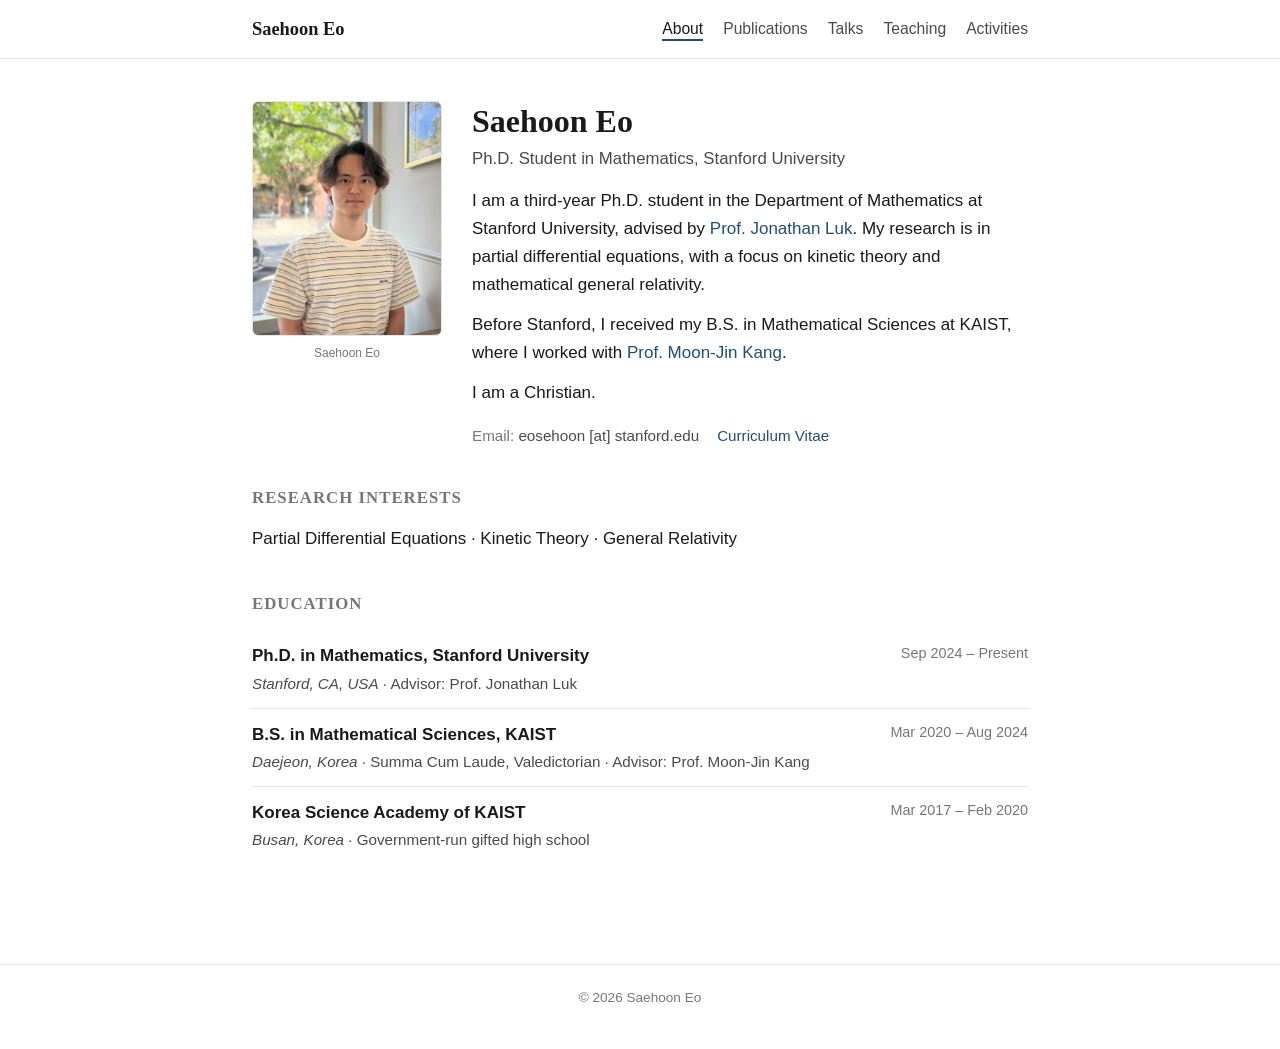
<file: index.html>
<!DOCTYPE html>
<html lang="en">
<head>
  <meta charset="utf-8">
  <meta name="viewport" content="width=device-width, initial-scale=1">
  <title>Saehoon Eo</title>
  <meta name="description" content="Saehoon Eo — Ph.D. student in Mathematics at Stanford University. Partial differential equations, kinetic theory, and general relativity.">
  <link rel="icon" href="favicon.svg">
  <link rel="stylesheet" href="assets/css/style.css">
  <meta name="google-site-verification" content="QKWzRjgoPv2I7NHlndprUteKN3pMyLeQMAhGxLn_z3c" />
</head>
<body data-page="about">

  <!-- ===================== NAVIGATION =====================
       This same block is at the top of every page. If you rename a tab,
       change it in every .html file. -->
  <header class="site-header">
    <nav class="nav">
      <div class="brand"><a href="index.html">Saehoon Eo</a></div>
      <ul>
        <li><a href="index.html"        data-nav="about">About</a></li>
        <li><a href="publications.html" data-nav="publications">Publications</a></li>
        <li><a href="talks.html"        data-nav="talks">Talks</a></li>
        <li><a href="teaching.html"     data-nav="teaching">Teaching</a></li>
        <li><a href="activities.html"   data-nav="activities">Activities</a></li>
      </ul>
    </nav>
  </header>

  <main>
    <div class="wrap">

      <!-- ===================== INTRO ===================== -->
      <div class="intro">
        <div class="photo">
          <!-- TO ADD YOUR PHOTO: put a portrait image at assets/img/profile.jpg
               then DELETE the <div class="placeholder">...</div> below and
               UNCOMMENT the <img> line. Recommended size: ~600×750 px (4:5 portrait). -->
          <img src="assets/img/profile.jpg" alt="Saehoon Eo">
          <div class="caption">Saehoon Eo</div>
        </div>

        <div class="lead">
          <h1>Saehoon Eo</h1>
          <p class="role">Ph.D. Student in Mathematics, Stanford University</p>
          <p>
            I am a third-year Ph.D. student in the Department of Mathematics at
            Stanford University, advised by
            <a href="https://web.stanford.edu/~jluk/" target="_blank" rel="noopener">Prof.&nbsp;Jonathan&nbsp;Luk</a>.
            My research is in partial differential equations, with a focus on
            kinetic theory and mathematical general relativity.
          </p>
          <p>
            Before Stanford, I received my B.S. in Mathematical Sciences at KAIST,
            where I worked with
            <a href="https://sites.google.com/site/moonjinkang81/" target="_blank" rel="noopener">Prof.&nbsp;Moon-Jin&nbsp;Kang</a>.
          </p>
          <p>
            I am a Christian.
          </p>

          <ul class="contacts">
            <li><span class="label">Email:</span> eosehoon [at] stanford.edu</li>
            <li><a href="assets/pdf/cv.pdf" target="_blank" rel="noopener">Curriculum Vitae</a></li>
            <!-- ADD MORE LINKS when you have them, e.g.:
            <li><a href="https://scholar.google.com/citations?user=YOUR_ID" target="_blank" rel="noopener">Google Scholar</a></li>
            <li><a href="https://arxiv.org/a/eo_s_1" target="_blank" rel="noopener">arXiv</a></li>
            <li><a href="https://orcid.org/YOUR-ORCID" target="_blank" rel="noopener">ORCID</a></li>
            -->
          </ul>
        </div>
      </div>

      <!-- ===================== RESEARCH INTERESTS ===================== -->
      <section class="block">
        <h2>Research Interests</h2>
        <p class="interests">Partial Differential Equations · Kinetic Theory · General Relativity</p>
      </section>

      <!-- ===================== EDUCATION ===================== -->
      <section class="block">
        <h2>Education</h2>

        <div class="entry">
          <div class="main">
            <div class="title">Ph.D. in Mathematics, Stanford University</div>
            <div class="sub"><span class="place">Stanford, CA, USA</span> · Advisor: Prof. Jonathan Luk</div>
          </div>
          <div class="meta">Sep 2024 – Present</div>
        </div>

        <div class="entry">
          <div class="main">
            <div class="title">B.S. in Mathematical Sciences, KAIST</div>
            <div class="sub"><span class="place">Daejeon, Korea</span> · Summa Cum Laude, Valedictorian · Advisor: Prof. Moon-Jin Kang</div>
          </div>
          <div class="meta">Mar 2020 – Aug 2024</div>
        </div>

        <div class="entry">
          <div class="main">
            <div class="title">Korea Science Academy of KAIST</div>
            <div class="sub"><span class="place">Busan, Korea</span> · Government-run gifted high school</div>
          </div>
          <div class="meta">Mar 2017 – Feb 2020</div>
        </div>
      </section>

    </div>
  </main>

  <footer class="site-footer">
    <div class="wrap">© 2026 Saehoon Eo</div>
  </footer>

  <script src="assets/js/site.js"></script>
</body>
</html>
</file>
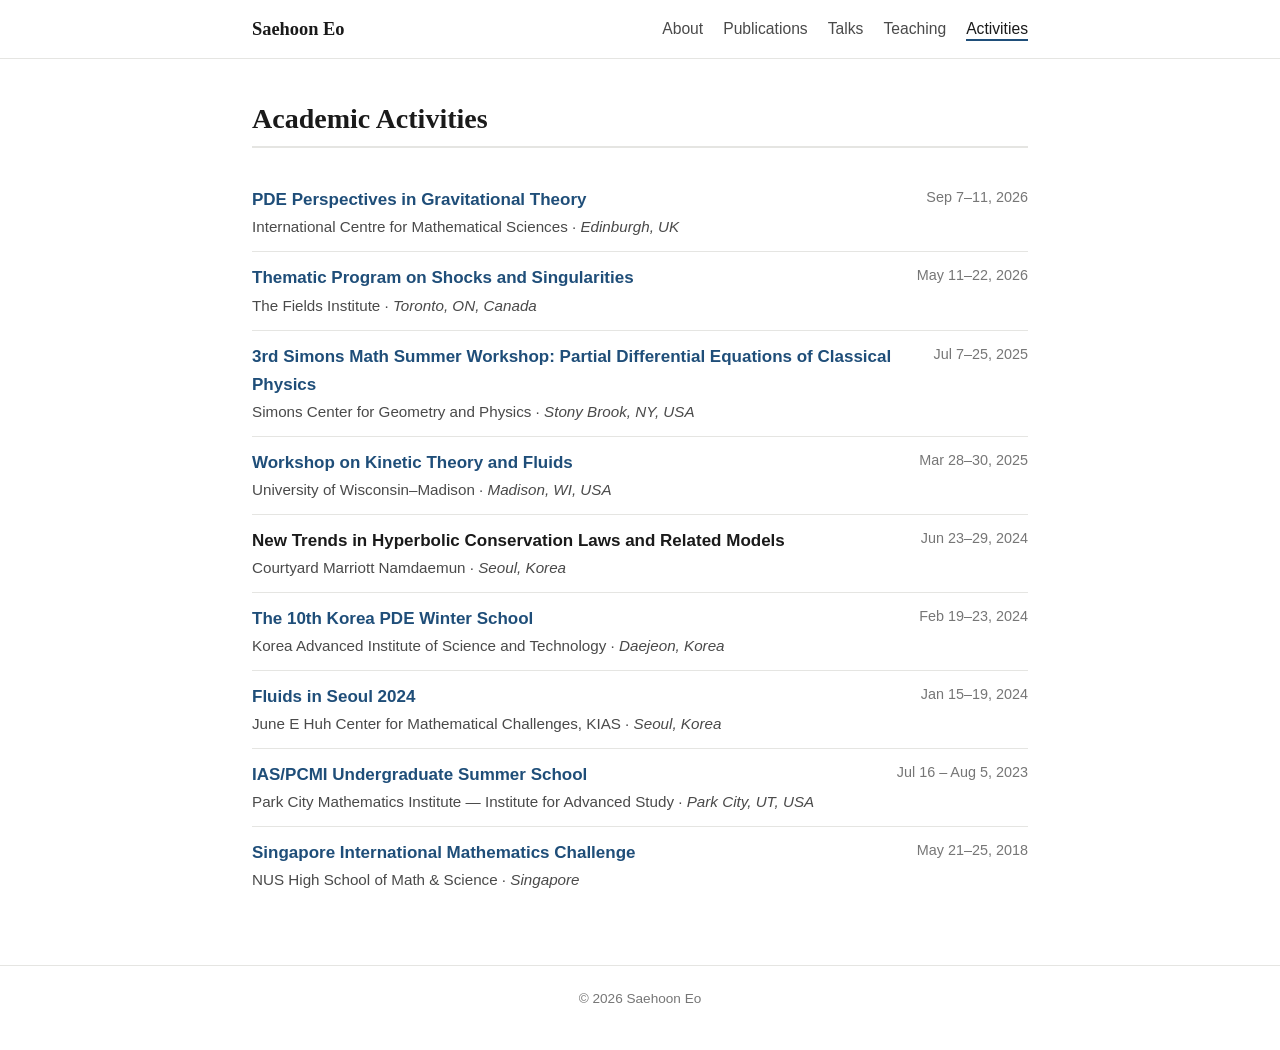
<file: activities.html>
<!DOCTYPE html>
<html lang="en">
<head>
  <meta charset="utf-8">
  <meta name="viewport" content="width=device-width, initial-scale=1">
  <title>Activities — Saehoon Eo</title>
  <meta name="description" content="Conferences, workshops, and programs attended by Saehoon Eo.">
  <link rel="icon" href="favicon.svg">
  <link rel="stylesheet" href="assets/css/style.css">
</head>
<body data-page="activities">

  <header class="site-header">
    <nav class="nav">
      <div class="brand"><a href="index.html">Saehoon Eo</a></div>
      <ul>
        <li><a href="index.html"        data-nav="about">About</a></li>
        <li><a href="publications.html" data-nav="publications">Publications</a></li>
        <li><a href="talks.html"        data-nav="talks">Talks</a></li>
        <li><a href="teaching.html"     data-nav="teaching">Teaching</a></li>
        <li><a href="activities.html"   data-nav="activities">Activities</a></li>
      </ul>
    </nav>
  </header>

  <main>
    <div class="wrap">
      <h1 class="page-title">Academic Activities</h1>
      <!-- Content is generated from data/activities.json by assets/js/site.js -->
      <div id="activities"><p style="color:#767676">Loading…</p></div>
    </div>
  </main>

  <footer class="site-footer">
    <div class="wrap">© 2026 Saehoon Eo</div>
  </footer>

  <script src="assets/js/site.js"></script>
</body>
</html>
</file>
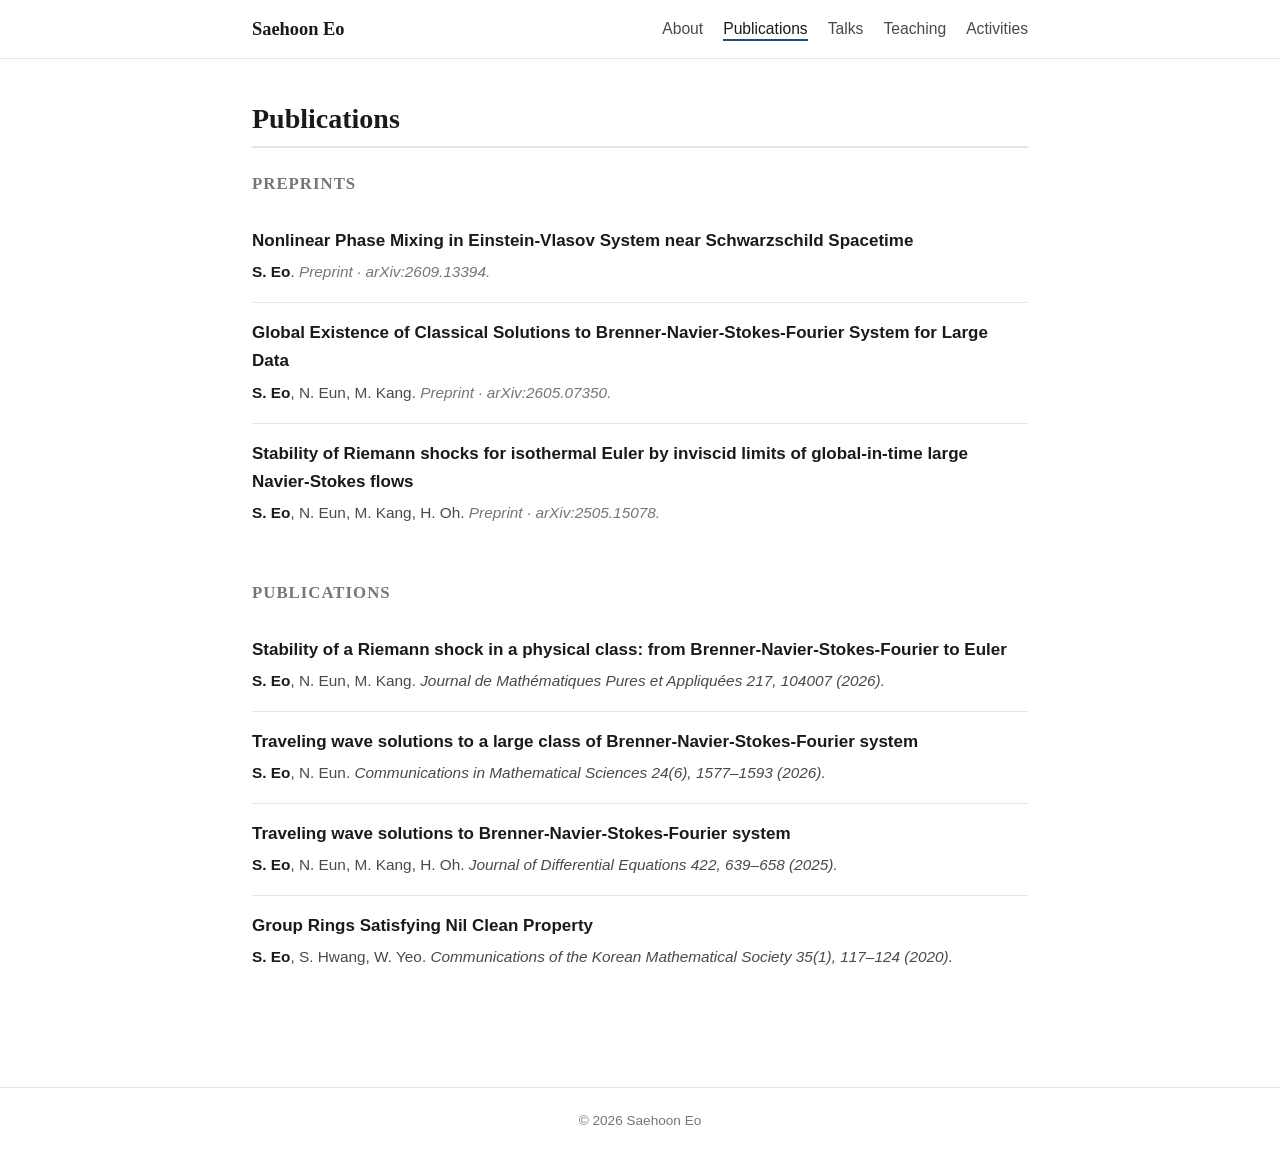
<file: publications.html>
<!DOCTYPE html>
<html lang="en">
<head>
  <meta charset="utf-8">
  <meta name="viewport" content="width=device-width, initial-scale=1">
  <title>Publications — Saehoon Eo</title>
  <meta name="description" content="Publications and preprints of Saehoon Eo.">
  <link rel="icon" href="favicon.svg">
  <link rel="stylesheet" href="assets/css/style.css">
  <script>window.MathJax={tex:{inlineMath:[['$','$'],['\\(','\\)']]},svg:{fontCache:'global'}};</script>
  <script defer src="assets/js/mathjax/tex-svg.js"></script>
</head>
<body data-page="publications">

  <header class="site-header">
    <nav class="nav">
      <div class="brand"><a href="index.html">Saehoon Eo</a></div>
      <ul>
        <li><a href="index.html"        data-nav="about">About</a></li>
        <li><a href="publications.html" data-nav="publications">Publications</a></li>
        <li><a href="talks.html"        data-nav="talks">Talks</a></li>
        <li><a href="teaching.html"     data-nav="teaching">Teaching</a></li>
        <li><a href="activities.html"   data-nav="activities">Activities</a></li>
      </ul>
    </nav>
  </header>

  <main>
    <div class="wrap">
      <h1 class="page-title">Publications</h1>
      <!-- Content is generated from publications.bib by assets/js/site.js -->
      <div id="publications"><p style="color:#767676">Loading…</p></div>
    </div>
  </main>

  <footer class="site-footer">
    <div class="wrap">© 2026 Saehoon Eo</div>
  </footer>

  <script src="assets/js/site.js"></script>
</body>
</html>
</file>
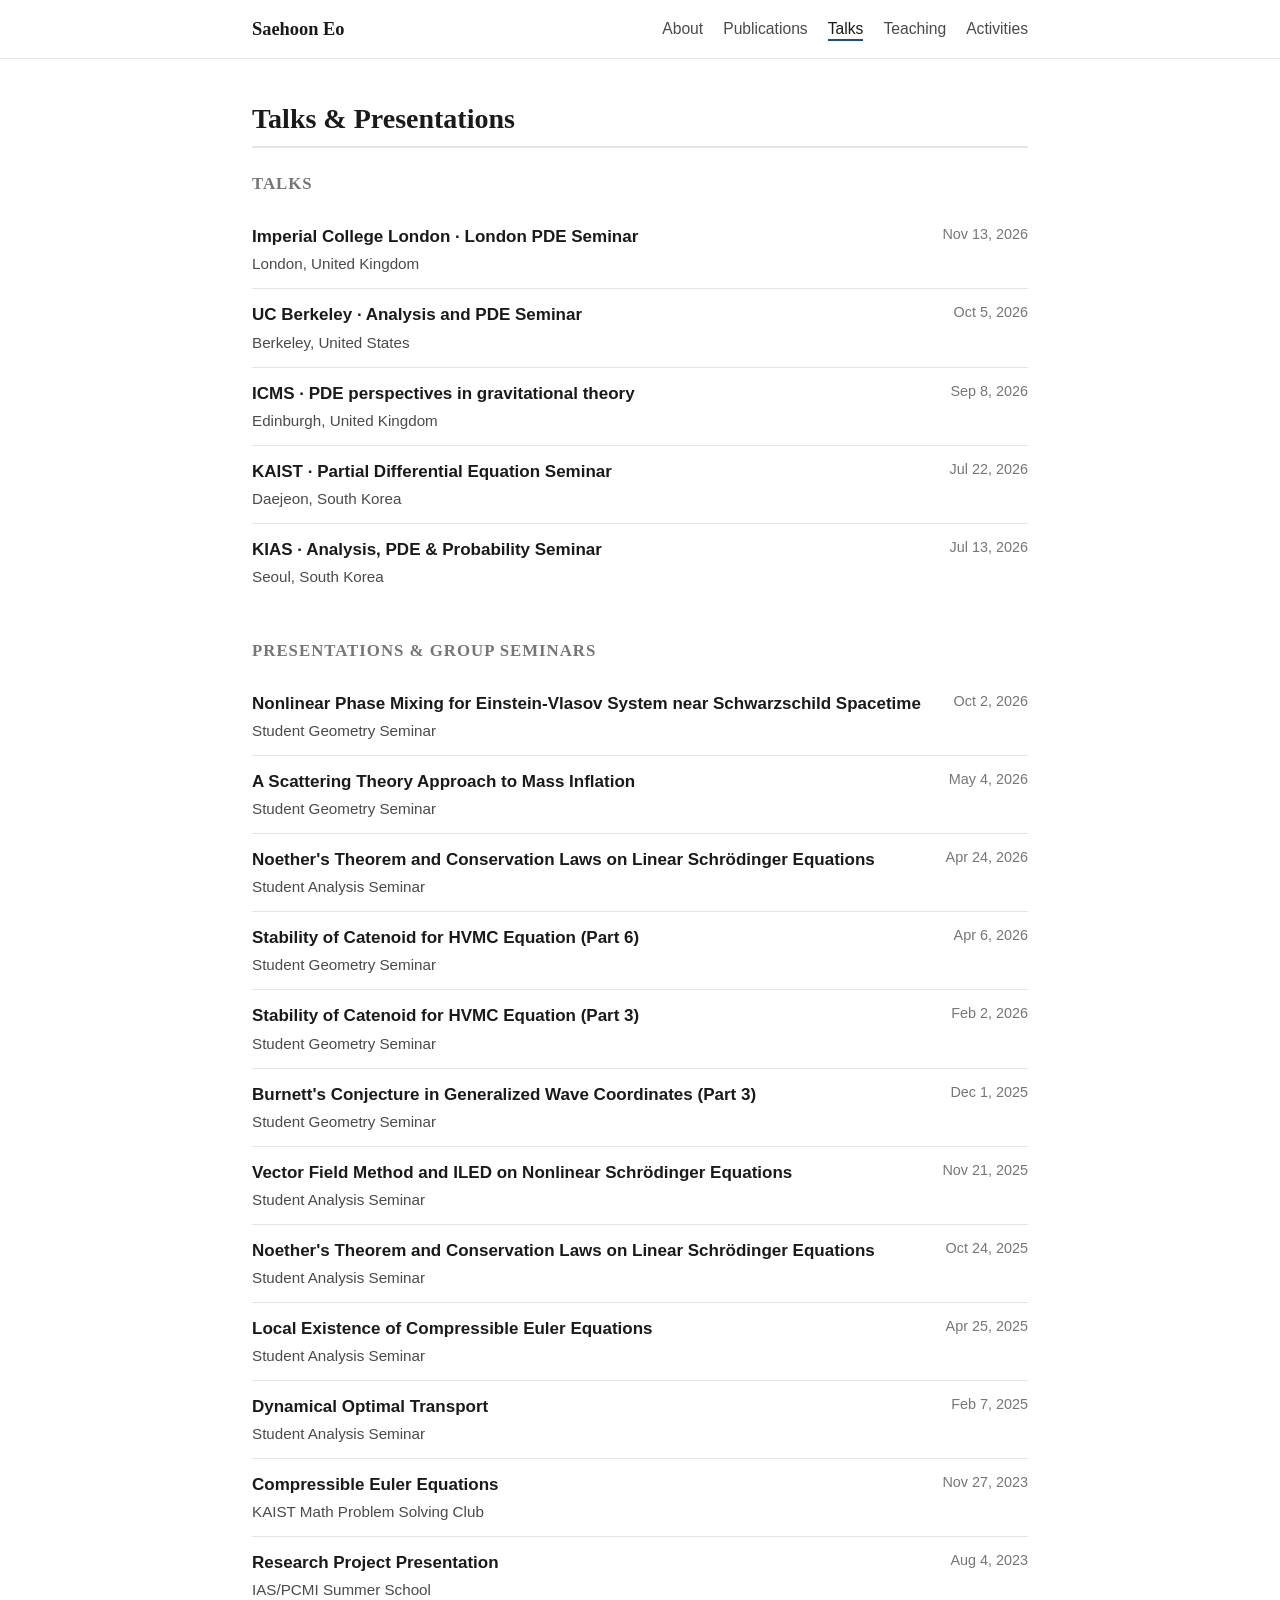
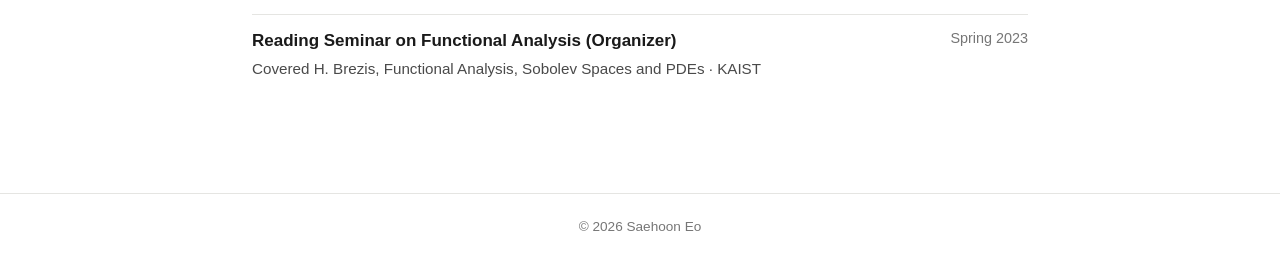
<file: talks.html>
<!DOCTYPE html>
<html lang="en">
<head>
  <meta charset="utf-8">
  <meta name="viewport" content="width=device-width, initial-scale=1">
  <title>Talks — Saehoon Eo</title>
  <meta name="description" content="Talks, presentations, and seminars by Saehoon Eo.">
  <link rel="icon" href="favicon.svg">
  <link rel="stylesheet" href="assets/css/style.css">
  <script>window.MathJax={tex:{inlineMath:[['$','$'],['\\(','\\)']]},svg:{fontCache:'global'}};</script>
  <script defer src="assets/js/mathjax/tex-svg.js"></script>
</head>
<body data-page="talks">

  <header class="site-header">
    <nav class="nav">
      <div class="brand"><a href="index.html">Saehoon Eo</a></div>
      <ul>
        <li><a href="index.html"        data-nav="about">About</a></li>
        <li><a href="publications.html" data-nav="publications">Publications</a></li>
        <li><a href="talks.html"        data-nav="talks">Talks</a></li>
        <li><a href="teaching.html"     data-nav="teaching">Teaching</a></li>
        <li><a href="activities.html"   data-nav="activities">Activities</a></li>
      </ul>
    </nav>
  </header>

  <main>
    <div class="wrap">
      <h1 class="page-title">Talks &amp; Presentations</h1>
      <!-- Content is generated from data/talks.json by assets/js/site.js -->
      <div id="talks"><p style="color:#767676">Loading…</p></div>
    </div>
  </main>

  <footer class="site-footer">
    <div class="wrap">© 2026 Saehoon Eo</div>
  </footer>

  <script src="assets/js/site.js"></script>
</body>
</html>
</file>
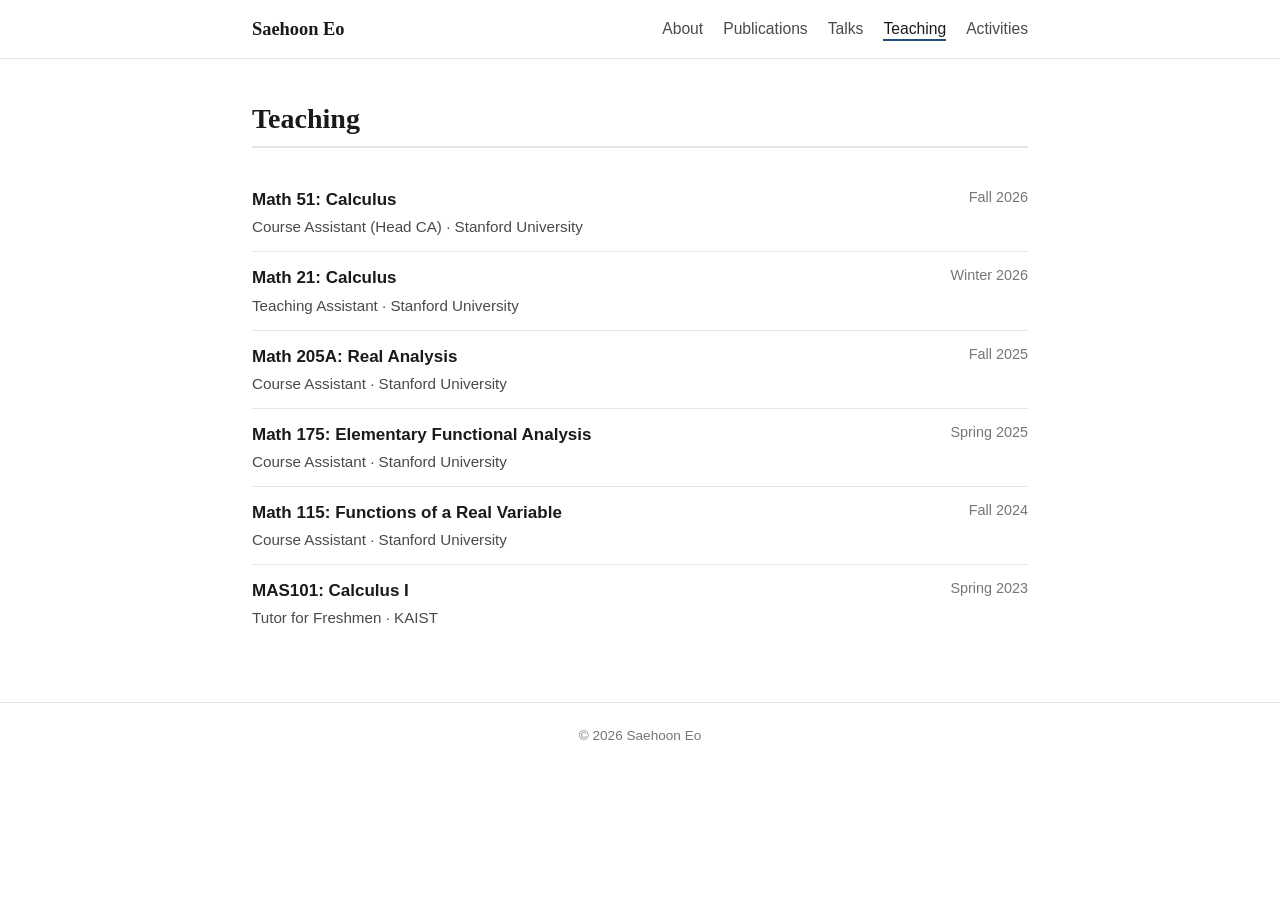
<file: teaching.html>
<!DOCTYPE html>
<html lang="en">
<head>
  <meta charset="utf-8">
  <meta name="viewport" content="width=device-width, initial-scale=1">
  <title>Teaching — Saehoon Eo</title>
  <meta name="description" content="Teaching experience of Saehoon Eo.">
  <link rel="icon" href="favicon.svg">
  <link rel="stylesheet" href="assets/css/style.css">
</head>
<body data-page="teaching">

  <header class="site-header">
    <nav class="nav">
      <div class="brand"><a href="index.html">Saehoon Eo</a></div>
      <ul>
        <li><a href="index.html"        data-nav="about">About</a></li>
        <li><a href="publications.html" data-nav="publications">Publications</a></li>
        <li><a href="talks.html"        data-nav="talks">Talks</a></li>
        <li><a href="teaching.html"     data-nav="teaching">Teaching</a></li>
        <li><a href="activities.html"   data-nav="activities">Activities</a></li>
      </ul>
    </nav>
  </header>

  <main>
    <div class="wrap">
      <h1 class="page-title">Teaching</h1>
      <!-- Content is generated from data/teaching.json by assets/js/site.js -->
      <div id="teaching"><p style="color:#767676">Loading…</p></div>
    </div>
  </main>

  <footer class="site-footer">
    <div class="wrap">© 2026 Saehoon Eo</div>
  </footer>

  <script src="assets/js/site.js"></script>
</body>
</html>
</file>
<file: assets/css/style.css>
/* ==========================================================================
   Saehoon Eo — personal academic website
   Clean, dependency-free stylesheet. Edit colors in the :root block below.
   ========================================================================== */

:root {
  --accent:        #1f4e79;   /* links & highlights (deep academic blue)   */
  --accent-hover:  #2f6ba3;
  --text:          #1a1a1a;
  --text-soft:     #4a4a4a;
  --text-faint:    #767676;
  --bg:            #ffffff;
  --bg-soft:       #f7f7f5;
  --border:        #e5e5e2;
  --max-width:     820px;
  --serif: Georgia, "Times New Roman", "Nimbus Roman", serif;
  --sans: -apple-system, BlinkMacSystemFont, "Segoe UI", Roboto, Helvetica, Arial, sans-serif;
}

/* ---------- Base ---------- */
* { box-sizing: border-box; }

html { -webkit-text-size-adjust: 100%; }

body {
  margin: 0;
  font-family: var(--sans);
  font-size: 17px;
  line-height: 1.65;
  color: var(--text);
  background: var(--bg);
}

.wrap {
  max-width: var(--max-width);
  margin: 0 auto;
  padding: 0 22px;
}

a {
  color: var(--accent);
  text-decoration: none;
}
a:hover { color: var(--accent-hover); text-decoration: underline; }

h1, h2, h3 { font-family: var(--serif); font-weight: 700; line-height: 1.25; color: var(--text); }

/* ---------- Header / nav ---------- */
.site-header {
  border-bottom: 1px solid var(--border);
  background: var(--bg);
  position: sticky;
  top: 0;
  z-index: 20;
}
.nav {
  display: flex;
  align-items: center;
  justify-content: space-between;
  gap: 16px;
  padding: 14px 22px;
  max-width: var(--max-width);
  margin: 0 auto;
  flex-wrap: wrap;
}
.nav .brand {
  font-family: var(--serif);
  font-size: 1.15rem;
  font-weight: 700;
  color: var(--text);
  white-space: nowrap;
}
.nav .brand a { color: var(--text); }
.nav .brand a:hover { text-decoration: none; color: var(--accent); }
.nav ul {
  list-style: none;
  display: flex;
  gap: 20px;
  margin: 0;
  padding: 0;
  flex-wrap: wrap;
}
.nav ul a {
  color: var(--text-soft);
  font-size: 0.98rem;
  padding: 2px 0;
  border-bottom: 2px solid transparent;
}
.nav ul a:hover { color: var(--accent); text-decoration: none; }
.nav ul a.active { color: var(--text); border-bottom-color: var(--accent); }

/* ---------- Page content ---------- */
main { padding: 42px 0 60px; }

.page-title {
  font-size: 1.75rem;
  margin: 0 0 26px;
  padding-bottom: 10px;
  border-bottom: 2px solid var(--border);
}

section.block { margin-bottom: 40px; }
section.block > h2 {
  font-size: 1.05rem;
  text-transform: uppercase;
  letter-spacing: 0.06em;
  color: var(--text-faint);
  margin: 0 0 16px;
}

/* ---------- Home / about ---------- */
.intro {
  display: flex;
  gap: 30px;
  align-items: flex-start;
  margin-bottom: 40px;
}
.intro .photo {
  flex: 0 0 auto;
  width: 190px;
}
.intro .photo img,
.intro .photo .placeholder {
  width: 190px;
  height: 235px;
  object-fit: cover;
  border-radius: 6px;
  border: 1px solid var(--border);
  display: block;
}
.intro .photo .placeholder {
  display: flex;
  align-items: center;
  justify-content: center;
  text-align: center;
  background: var(--bg-soft);
  color: var(--text-faint);
  font-size: 0.8rem;
  line-height: 1.4;
  padding: 10px;
}
.intro .photo .caption {
  margin-top: 8px;
  font-size: 0.75rem;
  color: var(--text-faint);
  text-align: center;
}
.intro .lead { flex: 1 1 auto; min-width: 0; }
.intro .lead h1 { font-size: 2rem; margin: 0 0 4px; }
.intro .lead .role { color: var(--text-soft); font-size: 1.05rem; margin: 0 0 14px; }
.intro .lead p { margin: 0 0 12px; }

/* contact line */
.contacts {
  list-style: none;
  margin: 16px 0 0;
  padding: 0;
  display: flex;
  flex-wrap: wrap;
  gap: 8px 18px;
  font-size: 0.95rem;
}
.contacts li { color: var(--text-soft); }
.contacts .label { color: var(--text-faint); }

/* interests inline list */
.interests { margin: 0; }

/* education / generic timeline entries */
.entry {
  display: flex;
  justify-content: space-between;
  gap: 20px;
  padding: 12px 0;
  border-bottom: 1px solid var(--border);
}
.entry:last-child { border-bottom: none; }
.entry .main { min-width: 0; }
.entry .title { font-weight: 600; color: var(--text); }
.entry .sub { color: var(--text-soft); font-size: 0.95rem; }
.entry .sub .place { font-style: italic; }
.entry .meta {
  flex: 0 0 auto;
  text-align: right;
  color: var(--text-faint);
  font-size: 0.9rem;
  white-space: nowrap;
}

/* ---------- Publications ---------- */
.pub-list { margin: 0; padding: 0; list-style: none; counter-reset: none; }
.pub {
  padding: 16px 0;
  border-bottom: 1px solid var(--border);
}
.pub:last-child { border-bottom: none; }
.pub .pub-title { font-weight: 600; color: var(--text); display: block; margin-bottom: 3px; }
.pub .pub-title a { color: var(--text); }
.pub .pub-title a:hover { color: var(--accent); text-decoration: underline; }
.pub .pub-authors { color: var(--text-soft); font-size: 0.96rem; }
.pub .pub-authors .me { font-weight: 700; color: var(--text); }
.pub .pub-venue { color: var(--text-soft); font-size: 0.96rem; font-style: italic; }
.pub .pub-status { color: var(--text-faint); font-style: italic; }
.pub .pub-links { margin-top: 7px; display: flex; flex-wrap: wrap; gap: 8px; }
.pub .pub-links a {
  display: inline-block;
  font-size: 0.82rem;
  padding: 2px 10px;
  border: 1px solid var(--accent);
  border-radius: 4px;
  color: var(--accent);
  background: transparent;
}
.pub .pub-links a:hover { background: var(--accent); color: #fff; text-decoration: none; }

.js-error {
  background: #fff4f4;
  border: 1px solid #e6b8b8;
  color: #8a1f1f;
  padding: 12px 14px;
  border-radius: 6px;
  font-size: 0.9rem;
}

/* ---------- Footer ---------- */
.site-footer {
  border-top: 1px solid var(--border);
  padding: 22px 0 40px;
  color: var(--text-faint);
  font-size: 0.85rem;
  text-align: center;
}

/* ---------- Responsive ---------- */
@media (max-width: 620px) {
  body { font-size: 16px; }
  .nav { padding: 12px 18px; }
  .nav ul { gap: 14px; }
  .intro { flex-direction: column; gap: 20px; }
  .intro .photo, .intro .photo img, .intro .photo .placeholder { width: 160px; }
  .intro .photo .placeholder, .intro .photo img { height: 200px; }
  .entry { flex-direction: column; gap: 2px; }
  .entry .meta { text-align: left; }
}

/* ---------- Dark mode ---------- */
@media (prefers-color-scheme: dark) {
  :root {
    --accent:       #7fb0e0;
    --accent-hover: #a6cbf0;
    --text:         #ececec;
    --text-soft:    #c2c2c2;
    --text-faint:   #8f8f8f;
    --bg:           #16181c;
    --bg-soft:      #1e2127;
    --border:       #2c2f36;
  }
  .pub .pub-links a:hover { color: #16181c; }
}
</file>
